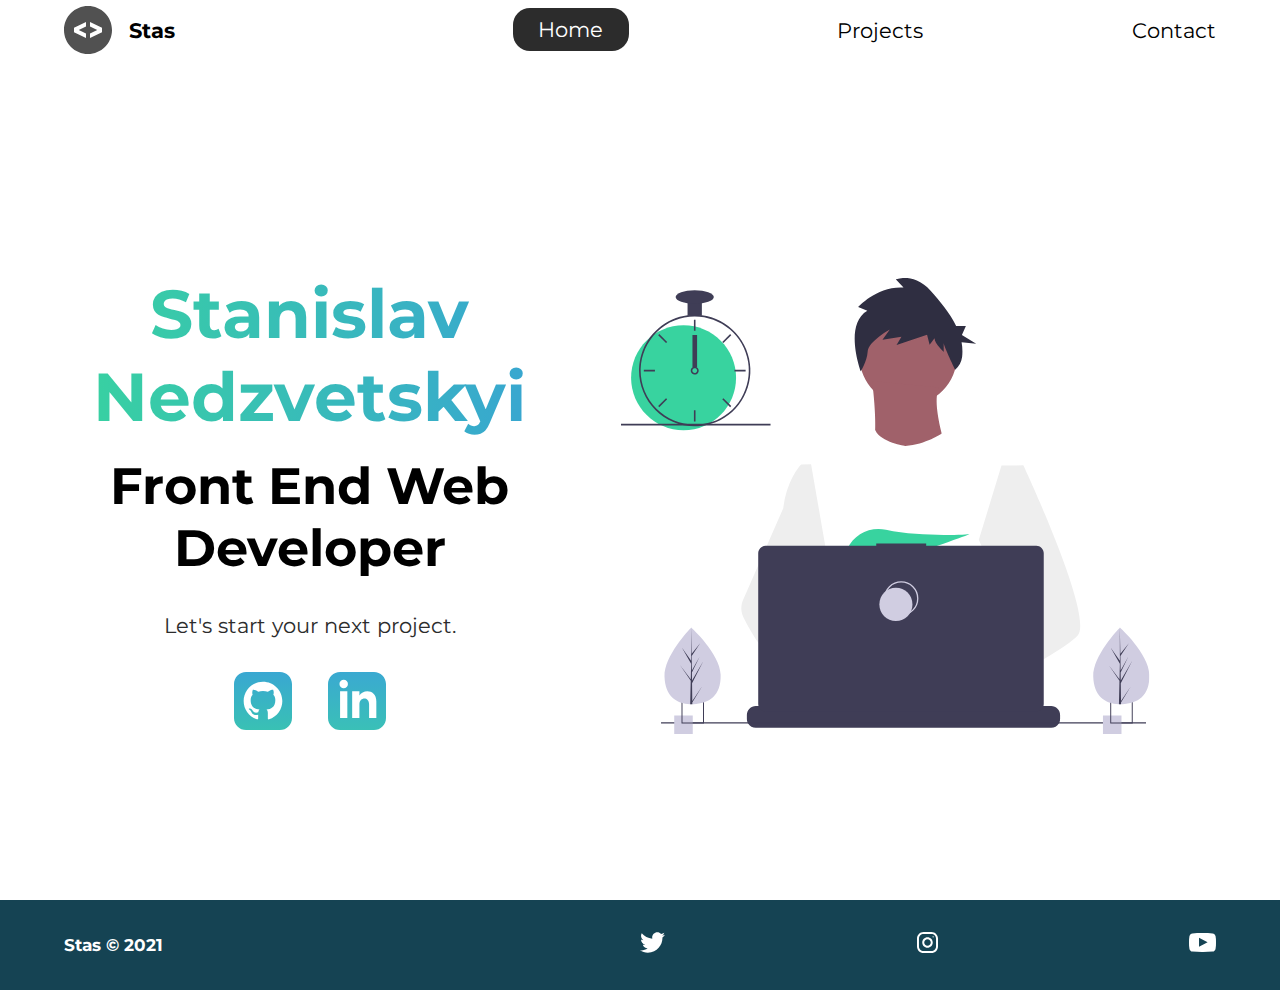
<file: index.html>
<!DOCTYPE html>
<html lang="en">

<head>
    <meta charset="UTF-8" />
    <meta name="viewport" content="width=device-width, initial-scale=1.0" />
    <meta http-equiv="X-UA-Compatible" content="ie=edge" />
    <meta name="description" content="Professional Wev Developer" />
    <meta name="robots" content="index,follow" />
    <link href="https://fonts.googleapis.com/css?family=Montserrat:400,500&display=swap" rel="stylesheet" />
    <link rel="stylesheet" href="css/style.min.css" />
    <title>Stas | Wed Developer</title>
</head>

<body>
    <header class="main-head">
        <nav>
            <div class="logo">
                <img src="icons/code.svg" alt="logo" />
                <h1>Stas</h1>
            </div>
            <ul>
                <li><a class="active" href="/">Home</a></li>
                <li><a href="projects/">Projects</a></li>
                <li><a href="contact/">Contact</a></li>
            </ul>
        </nav>
    </header>
    <section class="intro">
        <div class="intro-text">
            <h2>Stanislav Nedzvetskyi</h2>
            <h3>
                Front End Web <br />
                Developer
            </h3>
            <p>
                Let's start your next project.
            </p>
            <div class="intro-social">
                <a href="https://github.com/nedzvetskyi" target="_blank"><img src="icons/github.svg" alt="github-social-link" /></a>
                <a href="#"><img src="icons/linked-in.svg" alt="linkedin-social-link" /></a>
            </div>
        </div>
        <div class="intro-images">
            <svg width="799" height="690" viewBox="0 0 799 690" fill="none" xmlns="http://www.w3.org/2000/svg">
                <g id="undraw_dev_productivity_umsq (1) 1" clip-path="url(#clip0)">
                    <path id="Vector"
                        d="M516.92 624.636C516.92 624.636 512.16 626.266 504.42 628.576C487.31 633.706 455.65 642.216 428.82 643.916C405.72 645.396 386.2 641.836 382.63 626.766C381.1 620.286 383.27 614.956 388 610.576C402.12 597.486 439 592.796 468.25 591.186C476.51 590.736 484.15 590.526 490.51 590.446C501.31 590.306 508.39 590.526 508.39 590.526L508.56 591.186L516.92 624.636Z"
                        fill="#A0616A" />
                    <path id="Vector_2"
                        d="M436.99 672.586C418.61 695.346 342.73 647.666 316.19 629.886C310.41 626.016 306.97 623.566 306.97 623.566L331.25 591.186L338.94 580.936C338.94 580.936 345.82 584.586 355.99 590.526C356.36 590.746 356.73 590.966 357.11 591.186C365.88 596.336 376.89 603.066 388 610.576C403.33 620.946 418.83 632.776 428.82 643.916C438.59 654.806 443.08 665.036 436.99 672.586Z"
                        fill="#A0616A" />
                    <g id="me">
                        <path id="Vector_3"
                            d="M434.672 191.952C475.283 191.607 507.926 158.406 507.582 117.795C507.237 77.1832 474.036 44.5403 433.425 44.8847C392.813 45.2291 360.17 78.4303 360.515 119.042C360.859 159.653 394.06 192.296 434.672 191.952Z"
                            fill="#A0616A" />
                        <path id="Vector_4"
                            d="M379.477 155.65C379.477 155.65 394.216 259.972 373.002 271.875C351.787 283.779 499.929 283.588 499.929 283.588C499.929 283.588 466.124 193.284 480.809 165.449L379.477 155.65Z"
                            fill="#A0616A" />
                        <path id="Vector_5"
                            d="M608.101 283.199L596.257 339.402L571.214 458.308L570.49 464.815L562.138 540.138L556.582 590.177L552.857 623.79C528.584 636.526 510.988 645.326 510.988 645.326C510.988 645.326 509.404 637.719 506.871 627.99C489.805 633.265 458.218 642.043 431.404 643.97C441.266 654.777 445.842 664.969 439.817 672.57C421.63 695.485 345.349 648.45 318.659 630.896C318.077 635.158 317.879 639.464 318.068 643.762L297.626 628.314L299.331 592.359L302.206 531.522L305.819 455.229C304.448 451.975 303.294 448.634 302.364 445.228C295.956 423.161 288.032 379.057 281.928 342.067C277.016 312.298 273.302 287.138 272.517 281.785C272.411 281.086 272.358 280.726 272.358 280.726L384.363 230.094C392.509 248.556 429.865 253.809 429.865 253.809C460.756 251.417 484.847 234.913 484.847 234.913L608.101 283.199Z"
                            fill="white" />
                        <path id="Vector_6"
                            d="M372.285 49.3811L358.49 43.9934C358.49 43.9934 386.969 12.1 426.99 14.513L415.635 2.22366C415.635 2.22366 443.04 -9.01799 468.283 19.6674C481.553 34.7467 496.908 52.4737 506.557 72.5077L521.281 72.3829L515.251 85.9663L536.874 99.3152L514.777 97.0719C516.155 104.471 516.421 112.034 515.566 119.511C514.683 126.991 510.928 133.835 505.094 138.598V138.598C505.094 138.598 487.743 103.449 487.696 97.9443L487.813 111.705C487.813 111.705 473.959 99.4371 473.889 91.1807L466.471 100.877L462.593 85.7717L416.475 101.301L423.87 88.8526L395.157 93.2246L406.278 77.9923C406.278 77.9923 373.932 96.1568 372.811 111.304C371.689 126.452 362.299 140.875 362.299 140.875C362.299 140.875 336.213 70.3294 372.285 49.3811Z"
                            fill="#2F2E41" />
                        <path id="Vector_7"
                            d="M690.215 540.422C682.794 548.605 664.338 560.992 641.951 574.422C633.623 579.413 624.757 584.559 615.71 589.676C594.122 601.889 571.514 614.001 552.857 623.79C528.584 636.526 510.988 645.326 510.988 645.326C510.988 645.326 509.403 637.719 506.871 627.99C503.48 614.968 498.397 598.141 493.184 590.715C493.002 590.456 492.82 590.218 492.638 589.979C491.121 588.022 489.601 586.885 488.112 586.897L562.138 540.138L594.127 519.926L570.489 464.814L540.842 395.683L557.908 339.727L575.062 283.479L608.101 283.199C608.101 283.199 619.243 306.985 633.514 340.166C635.647 345.128 637.851 350.299 640.096 355.64C669.469 425.394 706.176 522.836 690.215 540.422Z"
                            fill="#EEEEEE" />
                        <path id="Vector_8"
                            d="M358.123 591.2C355.41 591.212 352.702 591.456 350.029 591.928C327.074 596.073 320.47 616.94 318.659 630.896C318.077 635.158 317.879 639.464 318.068 643.761L297.626 628.314L290.178 622.687C272.316 616.628 256.353 605.733 242.483 592.84C230.449 581.456 219.634 568.849 210.213 555.223C200.831 541.793 192.448 527.692 185.134 513.034C183.094 508.943 181.977 504.454 181.864 499.884C181.751 495.314 182.644 490.775 184.48 486.588L209.154 430.327L245.218 348.098C245.471 346.146 245.752 344.237 246.059 342.371C252.995 300.511 272.367 281.786 272.367 281.786L287.286 281.659L297.778 341.932L310.813 416.815L302.364 445.227L282.839 510.845L302.205 531.522L358.123 591.2Z"
                            fill="#EEEEEE" />
                    </g>
                    <path id="Vector_9"
                        d="M372.877 415.806L385.631 430.686C390.37 429.783 395.319 428.721 400.416 427.529L396.752 415.806L405.71 426.256C459.707 412.975 526.637 387.155 526.637 387.155C526.637 387.155 454.379 392.453 400.428 380.666C376.558 375.451 351.998 387.284 342.202 409.668C336.508 422.679 337.403 433.951 357.596 433.951C364.419 433.835 371.223 433.195 377.949 432.037L372.877 415.806Z"
                        fill="#38D39F" />
                    <path id="Vector_10"
                        d="M663.65 660.386V666.456C663.654 668.122 663.345 669.774 662.74 671.326C662.472 672.018 662.147 672.687 661.77 673.326C660.578 675.326 658.887 676.983 656.862 678.133C654.838 679.283 652.549 679.887 650.22 679.886H203.67C201.342 679.887 199.053 679.283 197.028 678.133C195.003 676.983 193.312 675.326 192.12 673.326C191.743 672.687 191.419 672.018 191.15 671.326C190.546 669.774 190.237 668.122 190.24 666.456V660.386C190.24 658.622 190.587 656.876 191.262 655.246C191.936 653.616 192.926 652.136 194.173 650.888C195.42 649.641 196.901 648.652 198.53 647.977C200.16 647.302 201.906 646.955 203.67 646.956H229.41V644.126C229.41 644.052 229.425 643.979 229.453 643.911C229.481 643.843 229.522 643.782 229.574 643.73C229.626 643.678 229.688 643.636 229.756 643.608C229.824 643.58 229.897 643.566 229.97 643.566H243.4C243.474 643.566 243.547 643.58 243.615 643.608C243.683 643.636 243.745 643.678 243.797 643.73C243.849 643.782 243.89 643.843 243.918 643.911C243.946 643.979 243.96 644.052 243.96 644.126V646.956H252.35V644.126C252.35 644.052 252.365 643.979 252.393 643.911C252.421 643.843 252.462 643.782 252.514 643.73C252.566 643.678 252.628 643.636 252.696 643.608C252.764 643.58 252.837 643.566 252.91 643.566H266.34C266.414 643.566 266.487 643.58 266.555 643.608C266.623 643.636 266.684 643.678 266.736 643.73C266.789 643.782 266.83 643.843 266.858 643.911C266.886 643.979 266.9 644.052 266.9 644.126V646.956H275.3V644.126C275.3 644.052 275.315 643.979 275.343 643.911C275.371 643.843 275.412 643.782 275.464 643.73C275.516 643.678 275.578 643.636 275.646 643.608C275.714 643.58 275.787 643.566 275.86 643.566H289.29C289.364 643.566 289.437 643.58 289.505 643.608C289.573 643.636 289.634 643.678 289.686 643.73C289.739 643.782 289.78 643.843 289.808 643.911C289.836 643.979 289.85 644.052 289.85 644.126V646.956H298.24V644.126C298.24 644.052 298.255 643.979 298.283 643.911C298.311 643.843 298.352 643.782 298.404 643.73C298.456 643.678 298.518 643.636 298.586 643.608C298.654 643.58 298.727 643.566 298.8 643.566H312.23C312.304 643.566 312.377 643.58 312.445 643.608C312.513 643.636 312.574 643.678 312.626 643.73C312.678 643.782 312.72 643.843 312.748 643.911C312.776 643.979 312.79 644.052 312.79 644.126V646.956H321.18V644.126C321.18 644.052 321.194 643.979 321.223 643.911C321.251 643.843 321.292 643.782 321.344 643.73C321.396 643.678 321.458 643.636 321.526 643.608C321.594 643.58 321.667 643.566 321.74 643.566H335.17C335.244 643.566 335.317 643.58 335.385 643.608C335.453 643.636 335.514 643.678 335.566 643.73C335.618 643.782 335.66 643.843 335.688 643.911C335.716 643.979 335.73 644.052 335.73 644.126V646.956H344.13V644.126C344.13 644.052 344.145 643.979 344.173 643.911C344.201 643.843 344.242 643.782 344.294 643.73C344.346 643.678 344.408 643.636 344.476 643.608C344.544 643.58 344.617 643.566 344.69 643.566H358.12C358.194 643.566 358.267 643.58 358.335 643.608C358.403 643.636 358.464 643.678 358.516 643.73C358.569 643.782 358.61 643.843 358.638 643.911C358.666 643.979 358.68 644.052 358.68 644.126V646.956H367.07V644.126C367.07 644.052 367.085 643.979 367.113 643.911C367.141 643.843 367.182 643.782 367.234 643.73C367.286 643.678 367.348 643.636 367.416 643.608C367.484 643.58 367.557 643.566 367.63 643.566H472.83C472.904 643.566 472.977 643.58 473.045 643.608C473.113 643.636 473.174 643.678 473.227 643.73C473.279 643.782 473.32 643.843 473.348 643.911C473.376 643.979 473.39 644.052 473.39 644.126V646.956H481.79V644.126C481.79 644.052 481.804 643.979 481.833 643.911C481.861 643.843 481.902 643.782 481.954 643.73C482.006 643.678 482.068 643.636 482.136 643.608C482.204 643.58 482.277 643.566 482.35 643.566H495.78C495.928 643.567 496.07 643.627 496.175 643.732C496.279 643.836 496.339 643.978 496.34 644.126V646.956H504.73V644.126C504.73 644.052 504.745 643.979 504.773 643.911C504.801 643.843 504.842 643.782 504.894 643.73C504.946 643.678 505.008 643.636 505.076 643.608C505.144 643.58 505.217 643.566 505.29 643.566H518.72C518.794 643.566 518.867 643.58 518.935 643.608C519.003 643.636 519.065 643.678 519.117 643.73C519.169 643.782 519.21 643.843 519.238 643.911C519.266 643.979 519.28 644.052 519.28 644.126V646.956H527.67V644.126C527.67 644.052 527.685 643.979 527.713 643.911C527.741 643.843 527.782 643.782 527.834 643.73C527.886 643.678 527.948 643.636 528.016 643.608C528.084 643.58 528.157 643.566 528.23 643.566H541.66C541.734 643.566 541.807 643.58 541.875 643.608C541.943 643.636 542.005 643.678 542.057 643.73C542.109 643.782 542.15 643.843 542.178 643.911C542.206 643.979 542.22 644.052 542.22 644.126V646.956H550.62V644.126C550.62 644.052 550.635 643.979 550.663 643.911C550.691 643.843 550.732 643.782 550.784 643.73C550.836 643.678 550.898 643.636 550.966 643.608C551.034 643.58 551.107 643.566 551.18 643.566H564.61C564.757 643.568 564.898 643.628 565.001 643.733C565.104 643.837 565.161 643.979 565.16 644.126V646.956H573.56V644.126C573.56 644.052 573.575 643.979 573.603 643.911C573.631 643.843 573.672 643.782 573.724 643.73C573.776 643.678 573.838 643.636 573.906 643.608C573.974 643.58 574.047 643.566 574.12 643.566H587.55C587.624 643.566 587.697 643.58 587.765 643.608C587.833 643.636 587.895 643.678 587.947 643.73C587.999 643.782 588.04 643.843 588.068 643.911C588.096 643.979 588.11 644.052 588.11 644.126V646.956H596.5V644.126C596.5 644.052 596.515 643.979 596.543 643.911C596.571 643.843 596.612 643.782 596.664 643.73C596.716 643.678 596.778 643.636 596.846 643.608C596.914 643.58 596.987 643.566 597.06 643.566H610.49C610.564 643.566 610.637 643.58 610.705 643.608C610.773 643.636 610.835 643.678 610.887 643.73C610.939 643.782 610.98 643.843 611.008 643.911C611.036 643.979 611.05 644.052 611.05 644.126V646.956H650.22C651.984 646.955 653.731 647.302 655.36 647.977C656.99 648.652 658.471 649.641 659.718 650.888C660.965 652.136 661.954 653.616 662.629 655.246C663.304 656.876 663.651 658.622 663.65 660.386Z"
                        fill="#3F3D56" />
                    <path id="Vector_11" d="M793.5 671.326H60.5V673.326H793.5V671.326Z" fill="#3F3D56" />
                    <path id="Vector_12"
                        d="M627.694 404.757H461.251V401.326H385.78V404.757H218.651C215.665 404.757 212.801 405.943 210.69 408.054C208.578 410.166 207.392 413.029 207.392 416.015V643.927C207.392 646.913 208.578 649.776 210.69 651.888C212.801 653.999 215.665 655.185 218.651 655.185H627.694C630.68 655.185 633.544 653.999 635.655 651.888C637.767 649.776 638.953 646.913 638.953 643.927V416.015C638.953 414.537 638.662 413.073 638.096 411.707C637.53 410.341 636.701 409.1 635.655 408.054C634.61 407.009 633.369 406.18 632.003 405.614C630.637 405.048 629.173 404.757 627.694 404.757Z"
                        fill="#3F3D56" />
                    <path id="Vector_13"
                        d="M423.5 509.326C437.307 509.326 448.5 498.133 448.5 484.326C448.5 470.519 437.307 459.326 423.5 459.326C409.693 459.326 398.5 470.519 398.5 484.326C398.5 498.133 409.693 509.326 423.5 509.326Z"
                        stroke="#D0CDE1" stroke-width="2" stroke-miterlimit="10" />
                    <path id="Vector_14"
                        d="M415.5 518.326C429.307 518.326 440.5 507.133 440.5 493.326C440.5 479.519 429.307 468.326 415.5 468.326C401.693 468.326 390.5 479.519 390.5 493.326C390.5 507.133 401.693 518.326 415.5 518.326Z"
                        fill="#D0CDE1" />
                    <path id="Vector_15" d="M108.446 661.223H80.4463V689.223H108.446V661.223Z" fill="#D0CDE1" />
                    <path id="Vector_16"
                        d="M91.4502 639.223V673.223H125.45V639.223H91.4502ZM123.97 671.743H92.9202V640.703H123.97V671.743Z"
                        fill="#3F3D56" />
                    <path id="Vector_17" d="M756.446 661.223H728.446V689.223H756.446V661.223Z" fill="#D0CDE1" />
                    <path id="Vector_18"
                        d="M739.45 639.223V673.223H773.45V639.223H739.45ZM771.97 671.743H740.92V640.703H771.97V671.743Z"
                        fill="#3F3D56" />
                    <path id="Vector_19"
                        d="M94.5802 230.113C138.399 230.113 173.921 194.592 173.921 150.773C173.921 106.955 138.399 71.4326 94.5802 71.4326C50.7617 71.4326 15.2397 106.955 15.2397 150.773C15.2397 194.592 50.7617 230.113 94.5802 230.113Z"
                        fill="#38D39F" />
                    <path id="Vector_20"
                        d="M122.229 56.4899C115.045 55.5763 107.774 55.5763 100.59 56.4899C84.586 58.5913 69.5203 65.2398 57.181 75.6465C44.8417 86.0532 35.7467 99.7813 30.9754 115.202C28.8053 122.229 27.5764 129.514 27.3208 136.864C27.2848 137.886 27.2607 138.92 27.2607 139.954C27.283 162.264 36.1559 183.655 51.932 199.431C67.7082 215.207 89.0989 224.08 111.41 224.103C113.201 224.103 114.992 224.042 116.759 223.934C120.907 223.674 125.03 223.103 129.093 222.227C148.495 218.055 165.798 207.161 177.947 191.468C190.095 175.776 196.308 156.295 195.487 136.467C194.665 116.638 186.863 97.738 173.459 83.1039C160.054 68.4698 141.909 59.0435 122.229 56.4899H122.229ZM137.748 217.347H137.736C130.959 219.659 123.905 221.062 116.759 221.518C114.992 221.638 113.201 221.698 111.41 221.698C89.7377 221.672 68.961 213.051 53.6367 197.727C38.3123 182.402 29.6914 161.626 29.6649 139.954C29.6649 138.92 29.689 137.886 29.725 136.864C30.5514 115.744 39.5156 95.7617 54.7411 81.1008C69.9666 66.44 90.273 58.237 111.41 58.2089C130.776 58.21 149.513 65.0865 164.283 77.6131C179.052 90.1398 188.895 107.503 192.057 126.61C195.219 145.716 191.496 165.325 181.55 181.942C171.604 198.559 156.081 211.106 137.748 217.347H137.748Z"
                        fill="#3F3D56" />
                    <path id="Vector_21" d="M112.612 63.0176H110.208V79.8474H112.612V63.0176Z" fill="#3F3D56" />
                    <path id="Vector_22"
                        d="M57.8578 84.7018L56.1577 86.4019L68.0582 98.3023L69.7582 96.6022L57.8578 84.7018Z"
                        fill="#3F3D56" />
                    <path id="Vector_23" d="M34.4736 138.751V141.156H51.3034V138.751H34.4736Z" fill="#3F3D56" />
                    <path id="Vector_24"
                        d="M56.1578 193.506L57.8579 195.206L69.7584 183.306L68.0583 181.606L56.1578 193.506Z"
                        fill="#3F3D56" />
                    <path id="Vector_25"
                        d="M153.062 96.6022L154.762 98.3022L166.662 86.4018L164.962 84.7017L153.062 96.6022Z"
                        fill="#3F3D56" />
                    <path id="Vector_26" d="M171.516 138.751V141.156H188.346V138.751H171.516Z" fill="#3F3D56" />
                    <path id="Vector_27"
                        d="M154.762 181.605L153.062 183.305L164.962 195.206L166.662 193.506L154.762 181.605Z"
                        fill="#3F3D56" />
                    <path id="Vector_28" d="M112.612 200.06H110.208V216.89H112.612V200.06Z" fill="#3F3D56" />
                    <path id="Vector_29"
                        d="M115.016 135.145C113.976 134.365 112.711 133.943 111.41 133.943C110.11 133.943 108.844 134.365 107.804 135.145C107.091 135.686 106.505 136.375 106.085 137.165C105.552 138.181 105.322 139.329 105.421 140.473C105.52 141.616 105.944 142.707 106.644 143.617C107.343 144.527 108.288 145.218 109.368 145.608C110.447 145.997 111.616 146.07 112.735 145.817C113.855 145.564 114.878 144.996 115.685 144.179C116.492 143.363 117.048 142.333 117.288 141.21C117.528 140.088 117.441 138.92 117.039 137.846C116.636 136.771 115.935 135.834 115.017 135.145H115.016ZM111.41 143.56C110.454 143.557 109.539 143.176 108.863 142.501C108.187 141.825 107.807 140.909 107.804 139.954C107.808 139.224 108.03 138.513 108.441 137.91C108.793 137.4 109.271 136.989 109.828 136.718C110.386 136.446 111.004 136.323 111.623 136.361C112.241 136.398 112.84 136.594 113.361 136.931C113.881 137.267 114.307 137.732 114.595 138.281C114.883 138.83 115.025 139.444 115.007 140.063C114.989 140.683 114.811 141.287 114.491 141.818C114.17 142.349 113.719 142.788 113.179 143.093C112.639 143.398 112.03 143.559 111.41 143.56V143.56Z"
                        fill="#3F3D56" />
                    <path id="Vector_30" d="M122.229 35.3687H100.591V57.007H122.229V35.3687Z" fill="#3F3D56" />
                    <path id="Vector_31"
                        d="M111.41 38.9748C127.344 38.9748 140.261 34.4 140.261 28.7567C140.261 23.1134 127.344 18.5386 111.41 18.5386C95.4757 18.5386 82.5586 23.1134 82.5586 28.7567C82.5586 34.4 95.4757 38.9748 111.41 38.9748Z"
                        fill="#3F3D56" />
                    <path id="clock-arrow" d="M115 86H108V135H115V86Z" fill="#3F3D56" />
                    <path id="Vector_32" d="M226 220.44H0V222.844H226V220.44Z" fill="#3F3D56" />
                    <g id="plant-left">
                        <path id="Vector_33"
                            d="M150.594 599.754C151.527 631.704 132.858 643.413 109.43 644.097C108.886 644.113 108.344 644.123 107.805 644.126C106.719 644.135 105.643 644.117 104.577 644.072C83.3891 643.193 66.6172 631.945 65.7495 602.232C64.8515 571.482 103.018 531.529 105.882 528.574L105.887 528.571C105.996 528.458 106.052 528.402 106.052 528.402C106.052 528.402 149.661 567.807 150.594 599.754Z"
                            fill="#D0CDE1" />
                        <path id="Vector_34"
                            d="M107.744 639.255L122.626 617.124L107.774 641.636L107.805 644.126C106.719 644.135 105.643 644.117 104.577 644.072L105.315 612.06L105.295 611.813L105.322 611.766L105.393 608.741L89.0952 585.078L105.374 606.477L105.432 607.116L105.989 582.93L91.9122 558.397L106.029 578.681L105.882 528.574L105.882 528.407L105.887 528.571L106.821 568.062L119.651 552.021L106.863 571.464L107.143 593.098L118.949 571.984L107.187 596.279L107.343 608.308L124.512 578.897L107.395 612.505L107.744 639.255Z"
                            fill="#3F3D56" />
                    </g>
                    <g id="plant-right">
                        <path id="Vector_35"
                            d="M798.594 599.754C799.527 631.704 780.858 643.413 757.43 644.097C756.886 644.113 756.344 644.123 755.805 644.126C754.719 644.135 753.643 644.117 752.577 644.072C731.389 643.193 714.617 631.945 713.749 602.232C712.851 571.482 751.018 531.529 753.882 528.574L753.887 528.571C753.996 528.458 754.052 528.402 754.052 528.402C754.052 528.402 797.661 567.807 798.594 599.754Z"
                            fill="#D0CDE1" />
                        <path id="Vector_36"
                            d="M755.744 639.255L770.626 617.124L755.774 641.636L755.805 644.126C754.719 644.135 753.643 644.117 752.577 644.072L753.315 612.06L753.295 611.813L753.323 611.766L753.393 608.741L737.095 585.078L753.374 606.477L753.432 607.116L753.989 582.93L739.912 558.397L754.029 578.681L753.882 528.574L753.882 528.407L753.887 528.571L754.821 568.062L767.651 552.021L754.864 571.464L755.143 593.098L766.949 571.984L755.187 596.279L755.343 608.308L772.512 578.897L755.395 612.505L755.744 639.255Z"
                            fill="#3F3D56" />
                    </g>
                </g>
                <defs>
                    <clipPath id="clip0">
                        <rect width="798.627" height="689.223" fill="white" />
                    </clipPath>
                </defs>
            </svg>
            <img class="splash" src="img/splash.svg" alt="" />
        </div>
    </section>
    <footer>
        <h4>Stas &copy; 2021</h4>
        <ul>
          <li>
            <a href="#"><img src="icons/twitter 1.svg" alt="twitter-social"/></a>
          </li>
          <li>
            <a href="#"
              ><img src="icons/instagram 1.svg" alt="instagram-social"
            /></a>
          </li>
          <li>
            <a href="#"
              ><img src="icons/youtube-symbol 1.svg" alt="youtube-social"
            /></a>
          </li>
        </ul>
      </footer>
</body>

</html>
</file>
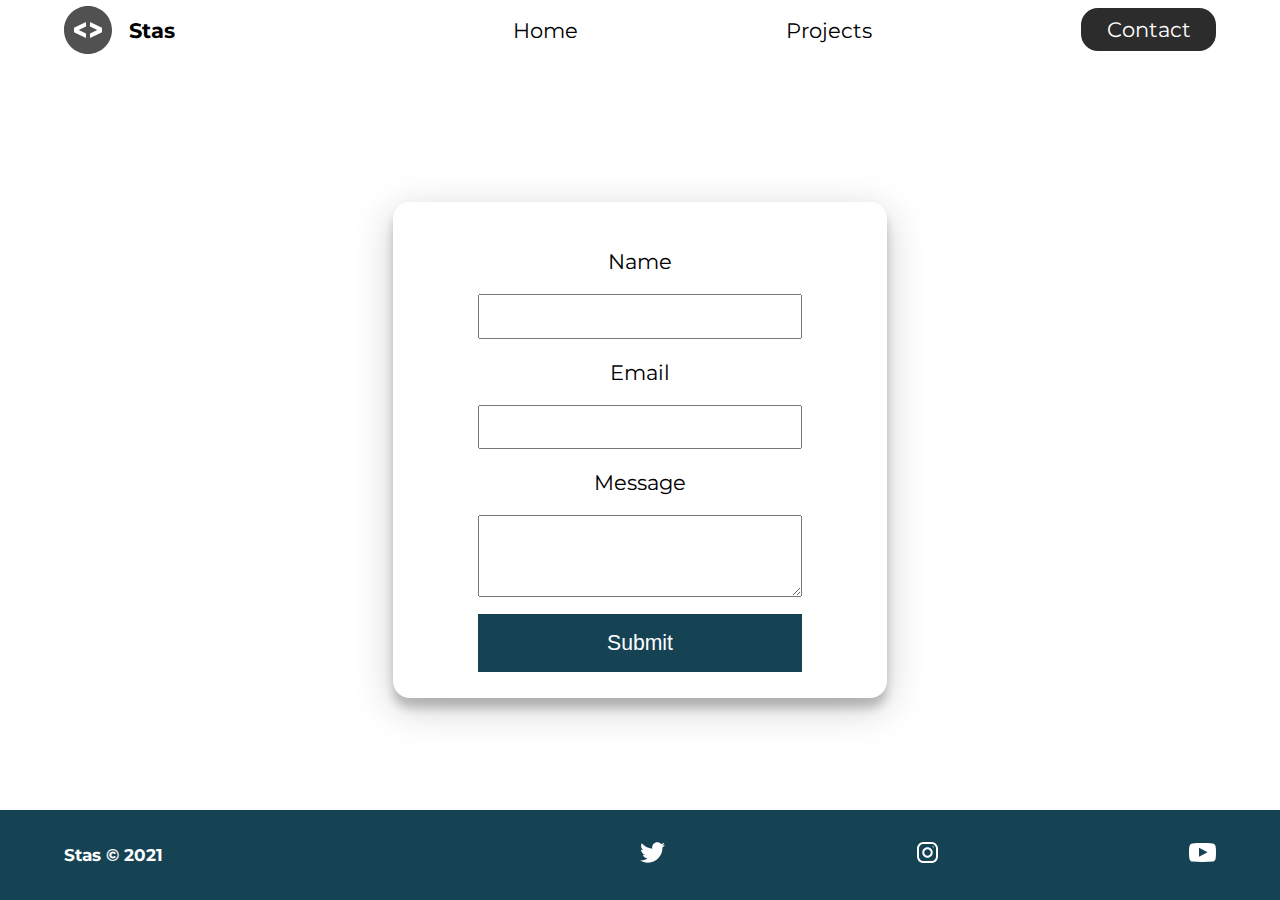
<file: contact/index.html>
<!DOCTYPE html>
<html lang="en">

<head>
    <meta charset="UTF-8" />
    <meta name="viewport" content="width=device-width, initial-scale=1.0" />
    <meta http-equiv="X-UA-Compatible" content="ie=edge" />
    <meta name="description" content="Professional Wev Developer" />
    <meta name="robots" content="index,follow" />
    <link href="https://fonts.googleapis.com/css?family=Montserrat:400,500&display=swap" rel="stylesheet" />
    <link rel="stylesheet" href="../css/style.min.css" />
    <title>Stas | Wed Developer</title>
</head>

<body>
    <header class="main-head">
        <nav>
            <div class="logo">
                <img src="../icons/code.svg" alt="logo" />
                <h1>Stas</h1>
            </div>
            <ul>
                <li><a href="../">Home</a></li>
                <li><a href="../projects/">Projects</a></li>
                <li><a class="active" href="/contact/">Contact</a></li>
            </ul>
        </nav>
    </header>
    <section class="form-section">
        <form>
            <label for="name">Name</label>
            <input type="text" name="name" id="name" required />
            <label for="email">Email</label>
            <input type="email" name="email" id="email" required />
            <label for="message">Message</label>
            <textarea name="message" id="message" cols="30" rows="4"></textarea>
            <button type="submit">Submit</button>
        </form>
    </section>
    <footer>
        <h4>Stas &copy; 2021</h4>
        <ul>
          <li>
            <a href="#"><img src="../icons/twitter 1.svg" alt="twitter-social"/></a>
          </li>
          <li>
            <a href="#"
              ><img src="../icons/instagram 1.svg" alt="instagram-social"
            /></a>
          </li>
          <li>
            <a href="#"
              ><img src="../icons/youtube-symbol 1.svg" alt="youtube-social"
            /></a>
          </li>
        </ul>
      </footer>
</body>

</html>
</file>
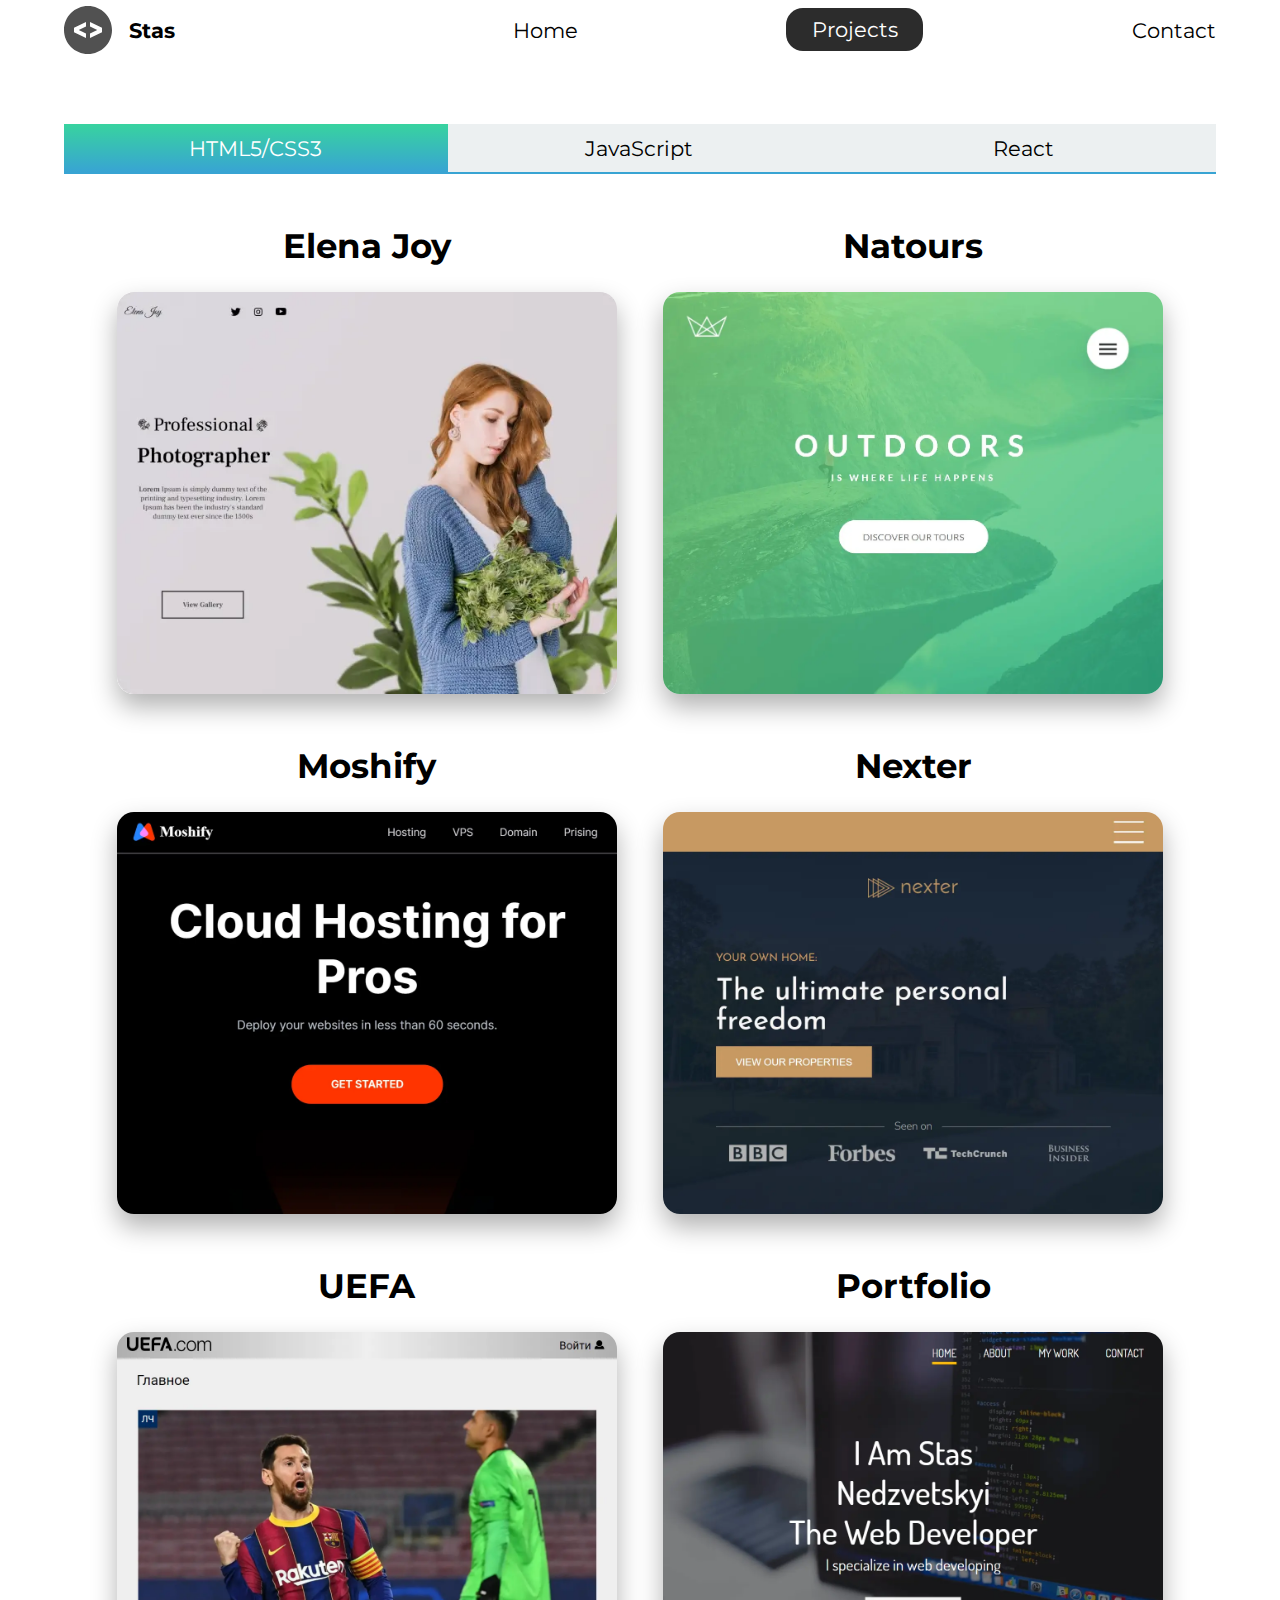
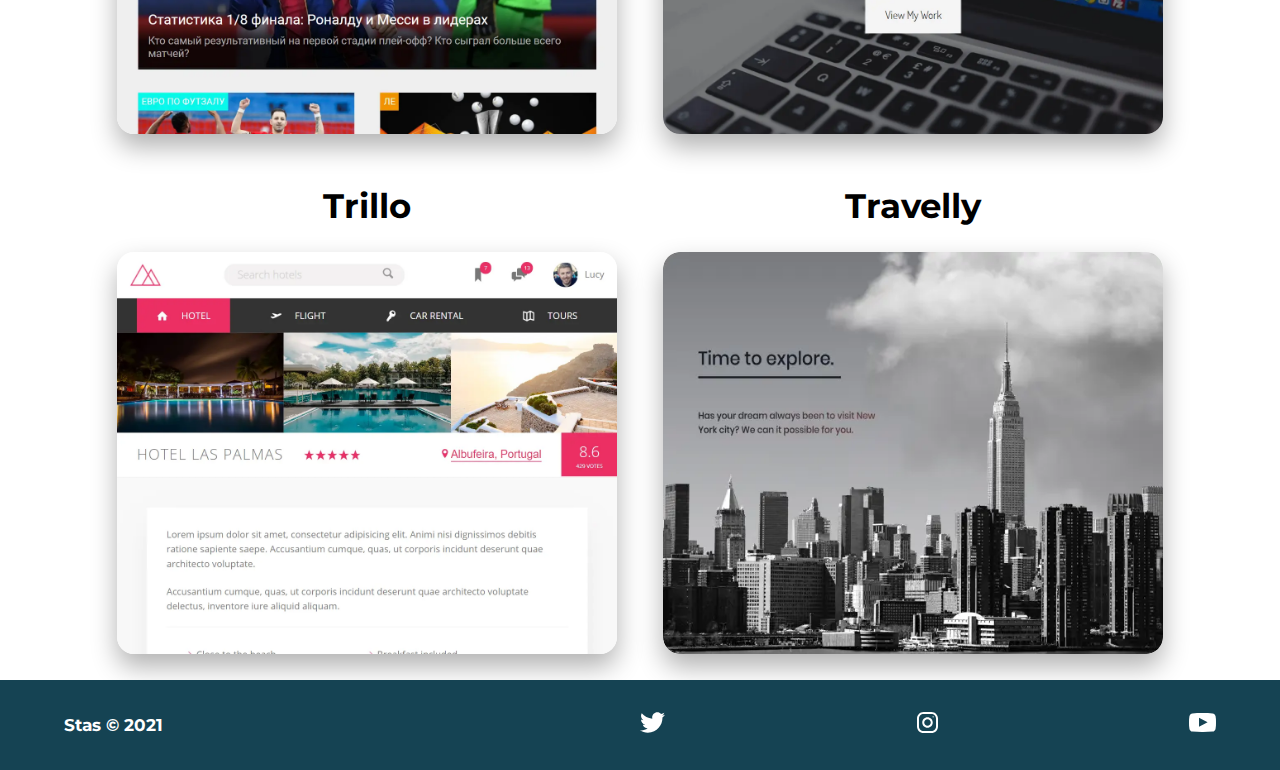
<file: projects/index.html>
<!DOCTYPE html>
<html lang="en">

<head>
    <meta charset="UTF-8" />
    <meta name="viewport" content="width=device-width, initial-scale=1.0" />
    <meta http-equiv="X-UA-Compatible" content="ie=edge" />
    <meta name="description" content="Professional Wev Developer" />
    <meta name="robots" content="index,follow" />
    <link href="https://fonts.googleapis.com/css?family=Montserrat:400,500&display=swap" rel="stylesheet" />
    <link rel="stylesheet" href="../css/style.min.css" />
    <title>Stas | Wed Developer</title>
</head>

<body>
    <header class="main-head">
        <nav>
            <div class="logo">
                <img src="../icons/code.svg" alt="logo" />
                <h1>Stas</h1>
            </div>
            <ul>
                <li><a href="../">Home</a></li>
                <li><a class="active" href="/projects/">Projects</a></li>
                <li><a href="../contact/">Contact</a></li>
            </ul>
        </nav>
    </header>
    <div class="layout">
  <input name="nav" type="radio" class="nav home-radio" id="home" checked="checked" />
  <div class="page html-css-page">
    <div class="page-contents">
        <section class="projects">
            <div class="project">
                <h2>Elena Joy</h2>
                <a class="project__link" href="https://nedzvetskyi-elenajoy.netlify.app/" target="_blank">
                    <picture>
                        <source type="image/webp" srcset="../img/elena-joy.webp">
                        <img class="project__img" src="../img/elena-joy.jpg" alt="Elena Joy">
                    </picture>
                </a>
            </div>
            <div class="project">
                <h2>Natours</h2>
                <a class="project__link" href="https://nedzvetskyi-natours.netlify.app/" target="_blank">
                    <picture>
                        <source type="image/webp" srcset="../img/natours.webp">
                        <img class="project__img" src="../img/natours.jpg" alt="Natours">
                    </picture>
                </a>
            </div>
            <div class="project">
                <h2>Moshify</h2>
                <a class="project__link" href="https://nedzvetskyi-moshify.netlify.app/" target="_blank">
                    <picture>
                        <source type="image/webp" srcset="../img/moshify.webp">
                        <img class="project__img" src="../img/moshify.png" alt="Moshify">
                    </picture>
                </a>
            </div>
            <div class="project">
                <h2>Nexter</h2>
                <a class="project__link" href="https://nedzvetskyi-nexter.netlify.app/" target="_blank">
                    <picture>
                        <source type="image/webp" srcset="../img/nexter.webp">
                        <img class="project__img" src="../img/nexter.png" alt="Nexter">
                    </picture>
                </a>
            </div>
            <div class="project">
                <h2>UEFA</h2>
                <a class="project__link" href="https://nedzvetskyi-uefa.netlify.app/" target="_blank">
                    <picture>
                        <source type="image/webp" srcset="../img/uefa.webp">
                        <img class="project__img" src="../img/uefa.png" alt="UEFA">
                    </picture>
                </a>
            </div>
            <div class="project">
                <h2>Portfolio</h2>
                <a class="project__link" href="https://nedzvetskyi-portfolio.netlify.app/" target="_blank">
                    <picture>
                        <source type="image/webp" srcset="../img/portfolio.webp">
                        <img class="project__img" src="../img/portfolio.png" alt="Portfolio">
                    </picture>
                </a>
            </div>
            <div class="project">
                <h2>Trillo</h2>
                <a class="project__link" href="https://nedzvetskyi-trillo.netlify.app/" target="_blank">
                    <picture>
                        <source type="image/webp" srcset="../img/trillo.webp">
                        <img class="project__img" src="../img/trillo.png" alt="Trillo">
                    </picture>
                </a>
            </div>
            <div class="project">
                <h2>Travelly</h2>
                <a class="project__link" href="https://nedzvetskyi-travelly.netlify.app/" target="_blank">
                    <picture>
                        <source type="image/webp" srcset="../img/travelly.webp">
                        <img class="project__img" src="../img/travelly.jpg" alt="Travelly">
                    </picture>
                </a>
            </div>
        </section>
    </div>
  </div>
  <label class="nav" for="home">
    <span>
     HTML5/CSS3
    </span>
  </label>

  <input name="nav" type="radio" class="about-radio" id="about" />
  <div class="page javascript-page">
    <div class="page-contents">
        <section class="projects">
            <div class="project">
                <h2>Travelly</h2>
                <a class="project__link" href="#" target="_blank">
                    <picture>
                        <source type="image/webp" srcset="../img/travelly.webp">
                        <img class="project__img" src="../img/travelly.jpg" alt="Travelly">
                    </picture>
                </a>
            </div>
            <div class="project">
                <h2>Elena Joy</h2>
                <a class="project__link" href="#" target="_blank">
                    <picture>
                        <source type="image/webp" srcset="../img/elena-joy.webp">
                        <img class="project__img" src="../img/elena-joy.jpg" alt="Elena Joy">
                    </picture>
                </a>
            </div>
        </section>
    </div>
  </div>
  <label class="nav" for="about">
    <span>
    JavaScript
      </span>
    </label>

  <input name="nav" type="radio" class="contact-radio" id="contact" />
  <div class="page react-page">
    <div class="page-contents">
        <section class="projects">
            <div class="project">
                <h2>Travelly</h2>
                <a class="project__link" href="#" target="_blank">
                    <picture>
                        <source type="image/webp" srcset="../img/travelly.webp">
                        <img class="project__img" src="../img/travelly.jpg" alt="Travelly">
                    </picture>
                </a>
            </div>
            <div class="project">
                <h2>Elena Joy</h2>
                <a class="project__link" href="#" target="_blank">
                    <picture>
                        <source type="image/webp" srcset="../img/elena-joy.webp">
                        <img class="project__img" src="../img/elena-joy.jpg" alt="Elena Joy">
                    </picture>
                </a>
            </div>
        </section>
    </div>
  </div>
  <label class="nav" for="contact">
    <span>
    React
      </span>

  </label>
</div>
    <footer>
        <h4>Stas &copy; 2021</h4>
        <ul>
            <li>
                <a href="#"><img src="../icons/twitter 1.svg" alt="twitter-social" /></a>
            </li>
            <li>
                <a href="#"><img src="../icons/instagram 1.svg" alt="instagram-social" /></a>
            </li>
            <li>
                <a href="#"><img src="../icons/youtube-symbol 1.svg" alt="youtube-social" /></a>
            </li>
        </ul>
    </footer>
</body>

</html>
</file>
<file: css/style.min.css>
*{margin:0;padding:0;-webkit-box-sizing:border-box;box-sizing:border-box;outline:none;}html{font-size:62.5%;}body{font-family:"Montserrat",sans-serif;}h1{font-size:2.5rem;}li,button,label,input,a,p{font-size:2.5rem;}h2{font-size:4rem;}h3{font-size:2.5rem;}h4,h5{font-size:2rem;}ul{list-style:none;}a{text-decoration:none;color:black;}.main-head{width:95%;margin:0 0 0 auto;min-height:10vh;}nav{width:60%;display:-webkit-box;display:-ms-flexbox;display:flex;-webkit-box-pack:justify;-ms-flex-pack:justify;justify-content:space-between;-webkit-box-align:center;-ms-flex-align:center;align-items:center;-webkit-box-orient:horizontal;-webkit-box-direction:normal;-ms-flex-direction:row;flex-direction:row;-ms-flex-wrap:wrap;flex-wrap:wrap;}nav ul{display:-webkit-box;display:-ms-flexbox;display:flex;-webkit-box-pack:justify;-ms-flex-pack:justify;justify-content:space-between;-webkit-box-align:center;-ms-flex-align:center;align-items:center;-webkit-box-orient:horizontal;-webkit-box-direction:normal;-ms-flex-direction:row;flex-direction:row;-webkit-box-flex:1;-ms-flex:1 1 40rem;flex:1 1 40rem;}nav .logo{display:-webkit-box;display:-ms-flexbox;display:flex;-webkit-box-pack:start;-ms-flex-pack:start;justify-content:flex-start;-webkit-box-align:center;-ms-flex-align:center;align-items:center;-webkit-box-orient:horizontal;-webkit-box-direction:normal;-ms-flex-direction:row;flex-direction:row;-webkit-box-flex:1;-ms-flex:1 1 10rem;flex:1 1 10rem;}nav .logo h1{margin:2rem;}.active{padding:1rem 3rem;background:#2c2c2c;border-radius:2rem;color:#ffffff;}footer{width:100%;padding:0 5%;min-height:10vh;display:-webkit-box;display:-ms-flexbox;display:flex;-webkit-box-pack:justify;-ms-flex-pack:justify;justify-content:space-between;-webkit-box-align:center;-ms-flex-align:center;align-items:center;-webkit-box-orient:horizontal;-webkit-box-direction:normal;-ms-flex-direction:row;flex-direction:row;-ms-flex-wrap:wrap;flex-wrap:wrap;background:#154353;color:white;}footer h4{-webkit-box-flex:1;-ms-flex:1 1 40rem;flex:1 1 40rem;}footer ul{display:-webkit-box;display:-ms-flexbox;display:flex;-webkit-box-pack:justify;-ms-flex-pack:justify;justify-content:space-between;-webkit-box-align:center;-ms-flex-align:center;align-items:center;-webkit-box-orient:horizontal;-webkit-box-direction:normal;-ms-flex-direction:row;flex-direction:row;-webkit-box-flex:1;-ms-flex:1 1 40rem;flex:1 1 40rem;}.splash{position:absolute;top:0;right:0;height:100%;z-index:-1;}.intro{width:90%;margin:auto;min-height:90vh;display:-webkit-box;display:-ms-flexbox;display:flex;-webkit-box-pack:justify;-ms-flex-pack:justify;justify-content:space-between;-webkit-box-align:center;-ms-flex-align:center;align-items:center;-webkit-box-orient:horizontal;-webkit-box-direction:normal;-ms-flex-direction:row;flex-direction:row;-ms-flex-wrap:wrap;flex-wrap:wrap;}.intro h2{font-size:8rem;padding-top:2rem;display:inline-block;background:-webkit-gradient(linear,left top,right top,from(#38d39f),to(#38a4d3));background:linear-gradient(left,#38d39f,#38a4d3);-webkit-background-clip:text;-webkit-text-fill-color:transparent;}.intro h3{font-size:6rem;padding:2rem 0;}.intro p{padding-top:2rem;color:#2c2c2c;}.intro-text,.intro-images{-webkit-box-flex:1;-ms-flex:1 1 40rem;flex:1 1 40rem;}.intro-social{margin-top:4rem;}.intro-social a{margin-right:5rem;}#plant-left{-webkit-animation:plant 1.5s ease infinite alternate;animation:plant 1.5s ease infinite alternate;}#plant-right{-webkit-animation:plant 1.5s ease infinite alternate .5s;animation:plant 1.5s ease infinite alternate .5s;}#me{-webkit-animation:me 2s ease infinite alternate;animation:me 2s ease infinite alternate;-webkit-transform-origin:bottom;transform-origin:bottom;}#clock-arrow{-webkit-animation:clock 2s linear infinite;animation:clock 2s linear infinite;transform-box:fill-box;-webkit-transform-origin:bottom;transform-origin:bottom;}@-webkit-keyframes plant{from{-webkit-transform:translateY(0);transform:translateY(0)}to{-webkit-transform:translateY(-30%);transform:translateY(-30%)}}@keyframes plant{from{-webkit-transform:translateY(0);transform:translateY(0)}to{-webkit-transform:translateY(-30%);transform:translateY(-30%)}}@-webkit-keyframes me{from{-webkit-transform:rotateZ(5deg);transform:rotateZ(5deg)}to{-webkit-transform:rotateZ(-5deg);transform:rotateZ(-5deg)}}@keyframes me{from{-webkit-transform:rotateZ(5deg);transform:rotateZ(5deg)}to{-webkit-transform:rotateZ(-5deg);transform:rotateZ(-5deg)}}@-webkit-keyframes clock{from{-webkit-transform:rotateZ(0);transform:rotateZ(0)}to{-webkit-transform:rotateZ(360deg);transform:rotateZ(360deg)}}@keyframes clock{from{-webkit-transform:rotateZ(0);transform:rotateZ(0)}to{-webkit-transform:rotateZ(360deg);transform:rotateZ(360deg)}}.projects{min-height:90vh;display:-ms-grid;display:grid;-ms-grid-columns:(minmax(40rem,1fr))[auto-fit];grid-template-columns:repeat(auto-fit,minmax(40rem,1fr));justify-items:center;-webkit-box-align:center;-ms-flex-align:center;align-items:center;grid-gap:3rem;margin:3rem 0;padding:0 5rem;}.project h2{text-align:center;margin:3rem;}.project__img{width:100%;height:100%;-o-object-fit:cover;object-fit:cover;display:block;border-radius:2rem;-webkit-box-shadow:0 1.5rem 3rem rgba(0,0,0,.3);box-shadow:0 1.5rem 3rem rgba(0,0,0,.3);}.project__link{display:block;-webkit-transition:all .3s;transition:all .3s;}.project__link:hover{-webkit-transform:scale(1.02) translateY(-.5rem);transform:scale(1.02) translateY(-.5rem);}.project__link:hover .project__img{-webkit-box-shadow:0 2rem 3rem rgba(0,0,0,.3);box-shadow:0 2rem 3rem rgba(0,0,0,.3);}label{cursor:pointer;-webkit-user-select:none;-moz-user-select:none;-ms-user-select:none;user-select:none;text-decoration:none;display:inline-block;color:inherit;-webkit-transition:border .2s;transition:border .2s;padding:3px 2px;}.layout{display:-ms-grid;display:grid;height:100%;width:90%;margin:auto;margin-top:4rem;overflow:hidden;-ms-grid-rows:50px 1fr;grid-template-rows:50px 1fr;-ms-grid-columns:(1fr)[3];grid-template-columns:repeat(3,1fr);}input[type="radio"]{display:none;}label.nav{display:-webkit-box;display:-ms-flexbox;display:flex;-webkit-box-align:center;-ms-flex-align:center;align-items:center;-webkit-box-pack:center;-ms-flex-pack:center;justify-content:center;cursor:pointer;border-bottom:2px solid #38a4d3;background:#ecf0f1;-webkit-user-select:none;-moz-user-select:none;-ms-user-select:none;user-select:none;-webkit-transition:background .4s,padding-left .2s;transition:background .4s,padding-left .2s;padding-left:0;}input[type="radio"]:checked + .page + label.nav{background:-webkit-gradient(linear,left top,left bottom,from(#38d39f),to(#38a4d3));color:#ffffff;}label.nav span{padding-left:0;position:relative;}.page{-ms-grid-column:1;grid-column-start:1;-ms-grid-row:2;grid-row-start:2;-ms-grid-column-span:3;grid-column-end:span 3;}.page-contents>*{opacity:0;-webkit-transform:translateY(20px);transform:translateY(20px);-webkit-transition:opacity .2s,-webkit-transform .2s;transition:opacity .2s,-webkit-transform .2s;transition:opacity .2s,transform .2s;transition:opacity .2s,transform .2s,-webkit-transform .2s;}.page-contents>*:nth-child(1){-webkit-transition-delay:.4s;transition-delay:.4s;}.page-contents>*:nth-child(2){-webkit-transition-delay:.6s;transition-delay:.6s;}.page-contents>*:nth-child(3){-webkit-transition-delay:.8s;transition-delay:.8s;}.page-contents>*:nth-child(4){-webkit-transition-delay:1s;transition-delay:1s;}.page-contents>*:nth-child(5){-webkit-transition-delay:1.2s;transition-delay:1.2s;}.page-contents>*:nth-child(6){-webkit-transition-delay:1.4s;transition-delay:1.4s;}.page-contents>*:nth-child(7){-webkit-transition-delay:1.6s;transition-delay:1.6s;}.page-contents>*:nth-child(8){-webkit-transition-delay:1.8s;transition-delay:1.8s;}.page-contents>*:nth-child(9){-webkit-transition-delay:2s;transition-delay:2s;}.page-contents>*:nth-child(10){-webkit-transition-delay:2.2s;transition-delay:2.2s;}.page-contents>*:nth-child(11){-webkit-transition-delay:2.4s;transition-delay:2.4s;}.page-contents>*:nth-child(12){-webkit-transition-delay:2.6s;transition-delay:2.6s;}.page-contents>*:nth-child(13){-webkit-transition-delay:2.8s;transition-delay:2.8s;}.page-contents>*:nth-child(14){-webkit-transition-delay:3s;transition-delay:3s;}.page-contents>*:nth-child(15){-webkit-transition-delay:3.2s;transition-delay:3.2s;}.page-contents>*:nth-child(16){-webkit-transition-delay:3.4s;transition-delay:3.4s;}.page-contents>*:nth-child(17){-webkit-transition-delay:3.6s;transition-delay:3.6s;}.page-contents>*:nth-child(18){-webkit-transition-delay:3.8s;transition-delay:3.8s;}.page-contents>*:nth-child(19){-webkit-transition-delay:4s;transition-delay:4s;}.page-contents>*:nth-child(20){-webkit-transition-delay:4.2s;transition-delay:4.2s;}input[type="radio"] + .page{-webkit-transition:-webkit-transform .2s;transition:-webkit-transform .2s;transition:transform .2s;transition:transform .2s,-webkit-transform .2s;-webkit-transform:translateY(100%);transform:translateY(100%);}input[type="radio"]:checked + .page{-webkit-transform:translateY(0%);transform:translateY(0%);}input[type="radio"]:checked + .page .page-contents>*{opacity:1;-webkit-transform:translateY(0);transform:translateY(0);}.form-section{width:90%;margin:auto;min-height:80vh;display:-webkit-box;display:-ms-flexbox;display:flex;-webkit-box-pack:center;-ms-flex-pack:center;justify-content:center;-webkit-box-align:center;-ms-flex-align:center;align-items:center;-webkit-box-orient:horizontal;-webkit-box-direction:normal;-ms-flex-direction:row;flex-direction:row;}.form-section form{display:-webkit-box;display:-ms-flexbox;display:flex;-webkit-box-orient:vertical;-webkit-box-direction:normal;-ms-flex-direction:column;flex-direction:column;text-align:center;margin:2rem 0;padding:3rem 10rem;border-radius:2rem;-webkit-box-shadow:0 10px 10px rgba(0,0,0,.2),0 10px 40px rgba(0,0,0,.2);box-shadow:0 10px 10px rgba(0,0,0,.2),0 10px 40px rgba(0,0,0,.2);}.form-section form label{margin:2rem;}.form-section form input{padding:1rem;}.form-section form textarea{font-size:2rem;}.form-section form button{width:100%;margin-top:2rem;padding:2rem;background:#154353;color:white;cursor:pointer;border:none;}@media screen and (max-width:1450px){html{font-size:53%}.splash{display:none}.intro{text-align:center}.intro-text{-webkit-box-flex:1;-ms-flex:1 1 40rem;flex:1 1 40rem}.intro-images{-webkit-box-flex:1;-ms-flex:1 1 60rem;flex:1 1 60rem}svg{width:80%;height:auto;margin-top:3rem}.intro-social a{margin:2rem}.main-head{width:90%;margin:auto}nav{width:100%}.project img{max-width:500px}}@media screen and (max-width:1045px){nav .logo{margin-top:3rem;-webkit-box-pack:center;-ms-flex-pack:center;justify-content:center;-webkit-box-orient:vertical;-webkit-box-direction:normal;-ms-flex-direction:column;flex-direction:column;justify-content:center}nav ul{margin:2rem 0;-webkit-box-flex:1;-ms-flex:1 1 100rem;flex:1 1 100rem}.project{margin:0}}@media screen and (max-width:835px){html{font-size:45%}}@media screen and (max-width:656px){footer{padding:3rem 5%}footer h4{text-align:center;-webkit-box-ordinal-group:3;-ms-flex-order:2;order:2}}@media screen and (max-width:426px){.intro h2{font-size:6rem}.intro h3{font-size:4rem}.form-section form{width:100%;padding:3rem 5rem}.projects{padding:0}.project__link:hover{-webkit-transform:unset;transform:unset}.project__link:hover .project__img{-webkit-box-shadow:none;box-shadow:none}.project__img{-webkit-box-shadow:none;box-shadow:none}label{font-size:1.8rem}}
</file>
